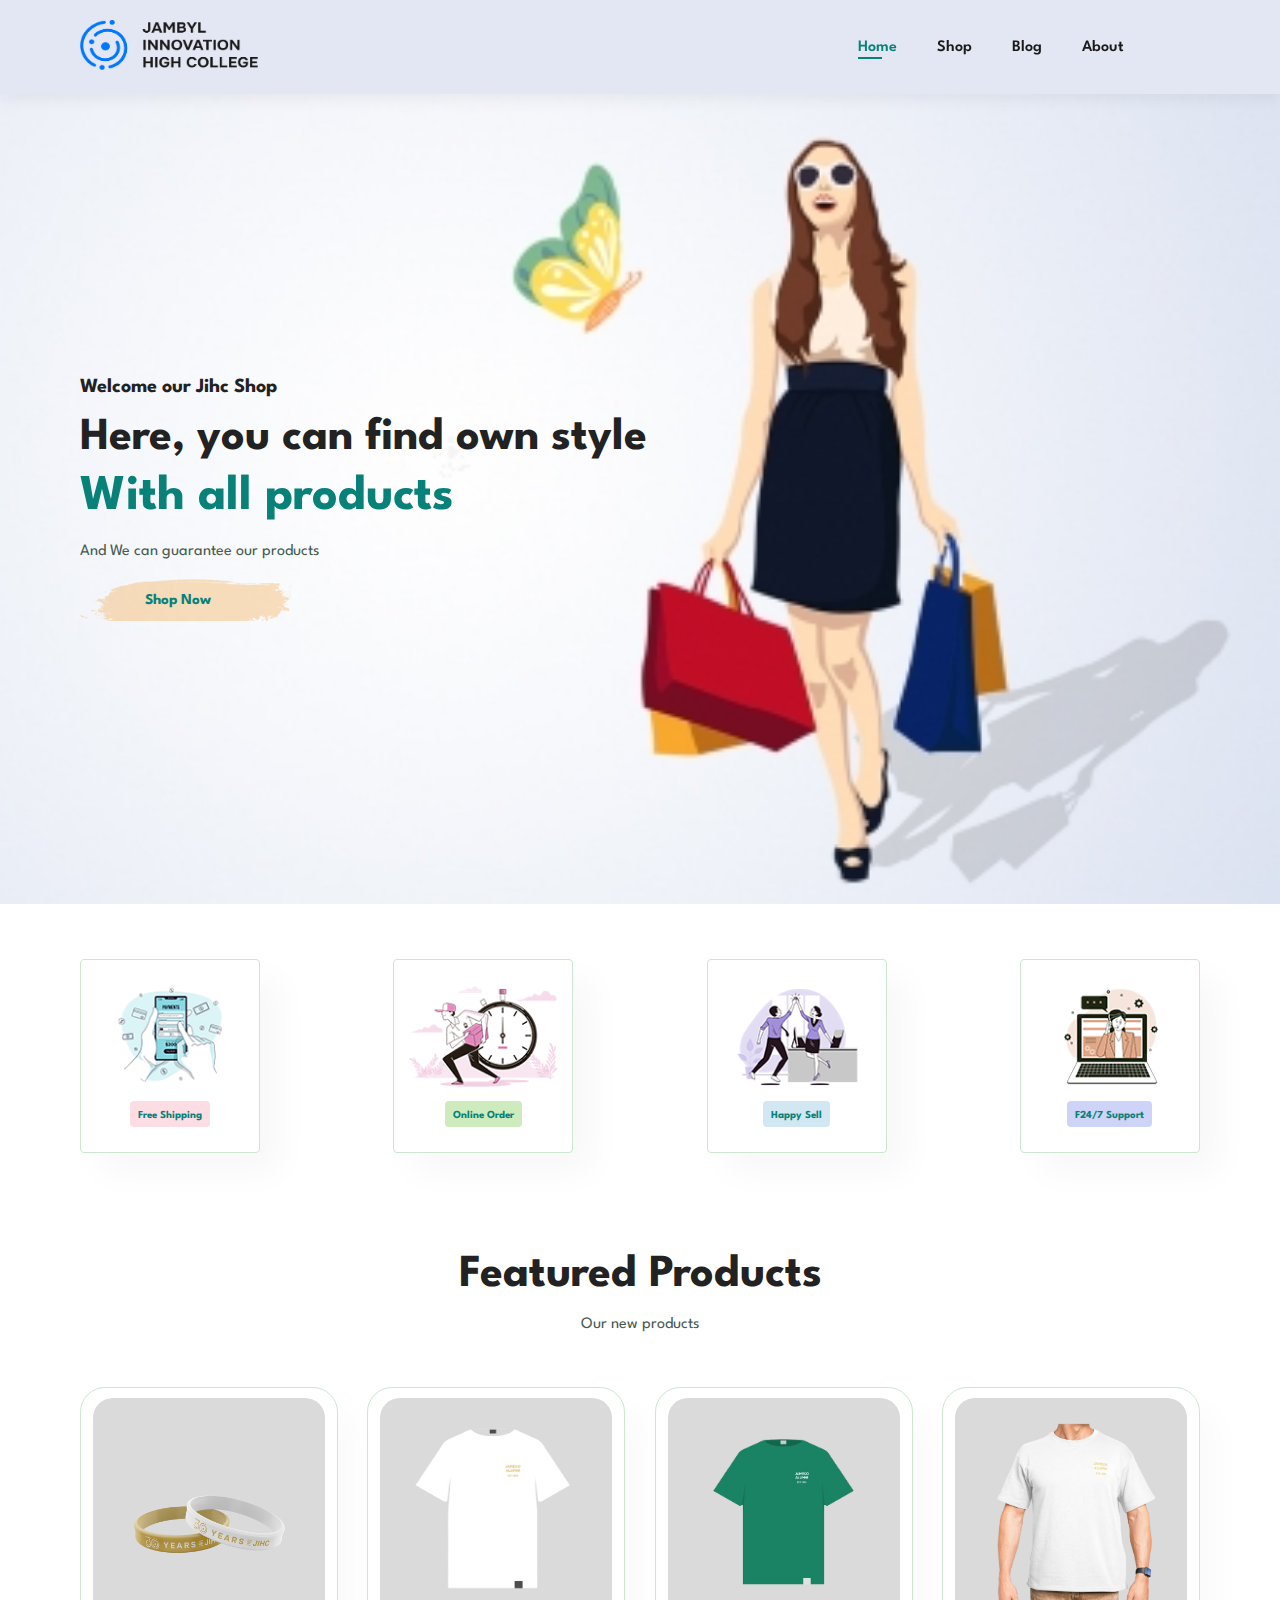
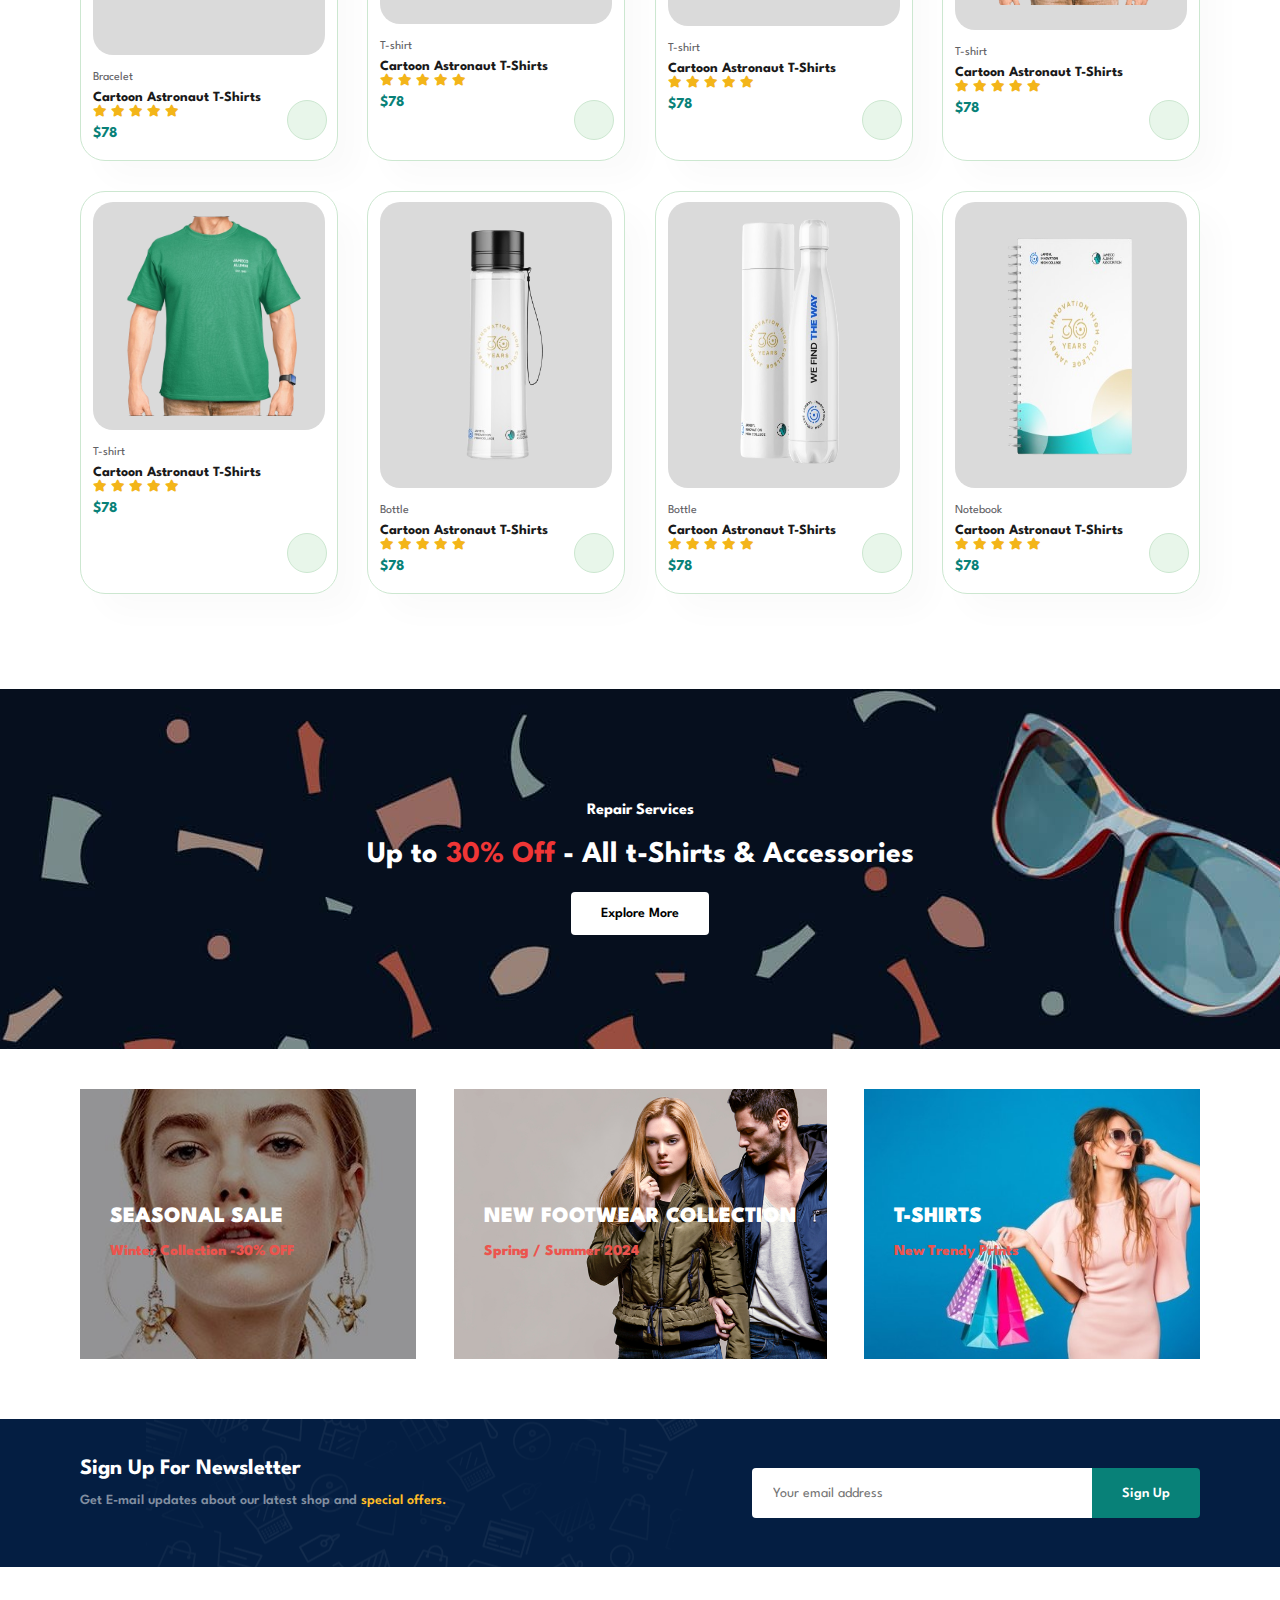
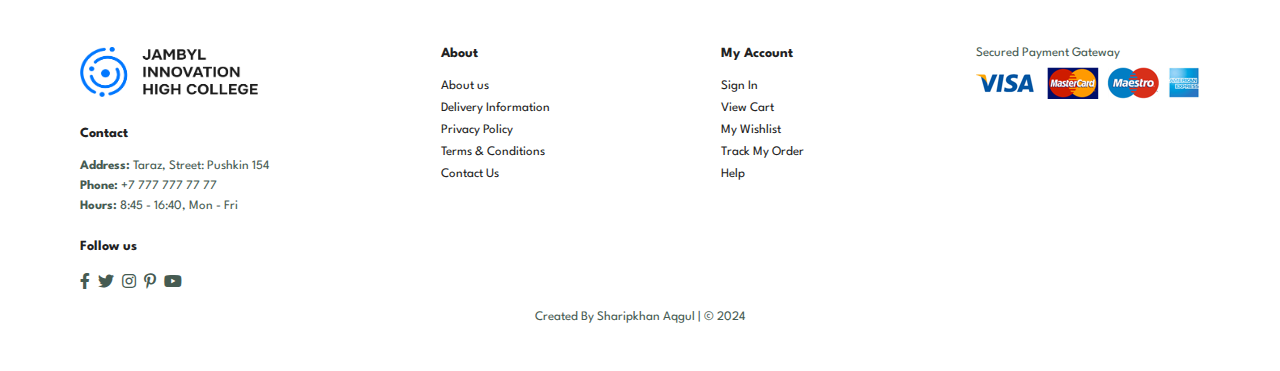
<file: JihcShop/index.html>
<!DOCTYPE html>
<html lang="en">
  <head>
    <meta charset="UTF-8" />
    <meta http-equiv="X-UA-Compatible" content="IE=edge" />
    <meta name="viewport" content="width=device-width, initial-scale=1.0" />
    <title>Jihc Shop</title>
    <link
      rel="stylesheet"
      href="https://pro.fontawesome.com/releases/v5.10.0/css/all.css" />
    <link rel="stylesheet" href="style.css" />
  </head>
  <body>
    <section id="header">
      <a href="#"
        ><img src="images/jihc-logo-png-v1.png" class="logo" alt=""
      /></a>
      <div>
        <ul id="navbar">
          <li><a class="active" href="index.html">Home</a></li>
          <li><a href="shop.html">Shop</a></li>
          <li><a href="blog.html">Blog</a></li>
          <li><a href="about.html">About</a></li>
          <li id="lg-bag">
            <a href="cart.html"><i class="far fa-shopping-bag"></i></a>
          </li>
          <a href="#" id="close"><i class="far fa-times"></i></a>
        </ul>
      </div>
      <div id="mobile">
        <a href="cart.html"><i class="far fa-shopping-bag"></i></a>
        <i id="bar" class="fas fa-outdent"></i>
      </div>
    </section>

    <section id="hero">
      <h4>Welcome our Jihc Shop</h4>
      <h2>Here, you can find own style</h2>
      <h1>With all products</h1>
      <p>And We can guarantee our products</p>
      <button>Shop Now</button>
    </section>

    <section id="feature" class="section-p1">
      <div class="fe-box">
        <img src="images/features/f1.png" alt="" />
        <h6>Free Shipping</h6>
      </div>
      <div class="fe-box">
        <img src="images/features/f2.png" alt="" />
        <h6>Online Order</h6>
      </div>
      <div class="fe-box">
        <img src="images/features/f5.png" alt="" />
        <h6>Happy Sell</h6>
      </div>
      <div class="fe-box">
        <img src="images/features/f6.png" alt="" />
        <h6>F24/7 Support</h6>
      </div>
    </section>

    <section id="product1" class="section-p1">
      <h2>Featured Products</h2>
      <p>Our new products</p>
      <div class="pro-container">
        <div class="pro">
          <img
            src="images/Braslet-removebg-preview.png"
            class="image-1"
            alt="" />
          <div class="des">
            <span>Bracelet</span>
            <h5>Cartoon Astronaut T-Shirts</h5>
            <div class="star">
              <i class="fas fa-star"></i>
              <i class="fas fa-star"></i>
              <i class="fas fa-star"></i>
              <i class="fas fa-star"></i>
              <i class="fas fa-star"></i>
            </div>
            <h4>$78</h4>
          </div>
          <a href="#"><i class="fas fa-shopping-cart cart"></i></a>
        </div>
        <div class="pro">
          <img
            src="images/merch1-removebg-preview.png"
            class="image-2"
            alt="" />
          <div class="des">
            <span>T-shirt</span>
            <h5>Cartoon Astronaut T-Shirts</h5>
            <div class="star">
              <i class="fas fa-star"></i>
              <i class="fas fa-star"></i>
              <i class="fas fa-star"></i>
              <i class="fas fa-star"></i>
              <i class="fas fa-star"></i>
            </div>
            <h4>$78</h4>
          </div>
          <a href="#"><i class="fas fa-shopping-cart cart"></i></a>
        </div>
        <div class="pro">
          <img
            src="images/merch2-removebg-preview.png"
            class="image-3"
            alt="" />
          <div class="des">
            <span>T-shirt</span>
            <h5>Cartoon Astronaut T-Shirts</h5>
            <div class="star">
              <i class="fas fa-star"></i>
              <i class="fas fa-star"></i>
              <i class="fas fa-star"></i>
              <i class="fas fa-star"></i>
              <i class="fas fa-star"></i>
            </div>
            <h4>$78</h4>
          </div>
          <a href="#"><i class="fas fa-shopping-cart cart"></i></a>
        </div>
        <div class="pro">
          <img
            src="images/merch3-removebg-preview.png"
            class="image-4"
            alt="" />
          <div class="des">
            <span>T-shirt</span>
            <h5>Cartoon Astronaut T-Shirts</h5>
            <div class="star">
              <i class="fas fa-star"></i>
              <i class="fas fa-star"></i>
              <i class="fas fa-star"></i>
              <i class="fas fa-star"></i>
              <i class="fas fa-star"></i>
            </div>
            <h4>$78</h4>
          </div>
          <a href="#"><i class="fas fa-shopping-cart cart"></i></a>
        </div>
        <div class="pro">
          <img
            src="images/merch4-removebg-preview.png"
            class="image-5"
            alt="" />
          <div class="des">
            <span>T-shirt</span>
            <h5>Cartoon Astronaut T-Shirts</h5>
            <div class="star">
              <i class="fas fa-star"></i>
              <i class="fas fa-star"></i>
              <i class="fas fa-star"></i>
              <i class="fas fa-star"></i>
              <i class="fas fa-star"></i>
            </div>
            <h4>$78</h4>
          </div>
          <a href="#"><i class="fas fa-shopping-cart cart"></i></a>
        </div>
        <div class="pro">
          <img
            src="images/merch5-removebg-preview.png"
            class="image-6"
            alt="" />
          <div class="des">
            <span>Bottle</span>
            <h5>Cartoon Astronaut T-Shirts</h5>
            <div class="star">
              <i class="fas fa-star"></i>
              <i class="fas fa-star"></i>
              <i class="fas fa-star"></i>
              <i class="fas fa-star"></i>
              <i class="fas fa-star"></i>
            </div>
            <h4>$78</h4>
          </div>
          <a href="#"><i class="fas fa-shopping-cart cart"></i></a>
        </div>
        <div class="pro">
          <img
            src="images/merch6-removebg-preview.png"
            class="image-7"
            alt="" />
          <div class="des">
            <span>Bottle</span>
            <h5>Cartoon Astronaut T-Shirts</h5>
            <div class="star">
              <i class="fas fa-star"></i>
              <i class="fas fa-star"></i>
              <i class="fas fa-star"></i>
              <i class="fas fa-star"></i>
              <i class="fas fa-star"></i>
            </div>
            <h4>$78</h4>
          </div>
          <a href="#"><i class="fas fa-shopping-cart cart"></i></a>
        </div>
        <div class="pro">
          <img
            src="images/merch7-removebg-preview.png"
            class="image-8"
            alt="" />
          <div class="des">
            <span>Notebook</span>
            <h5>Cartoon Astronaut T-Shirts</h5>
            <div class="star">
              <i class="fas fa-star"></i>
              <i class="fas fa-star"></i>
              <i class="fas fa-star"></i>
              <i class="fas fa-star"></i>
              <i class="fas fa-star"></i>
            </div>
            <h4>$78</h4>
          </div>
          <a href="#"><i class="fas fa-shopping-cart cart"></i></a>
        </div>
      </div>
    </section>

    <section id="banner" class="section-m1">
      <h4>Repair Services</h4>
      <h2>Up to <span>30% Off</span> - All t-Shirts & Accessories</h2>
      <button class="normal">Explore More</button>
    </section>

    <section id="banner3">
      <div class="banner-box">
        <h2>SEASONAL SALE</h2>
        <h3>Winter Collection -30% OFF</h3>
      </div>
      <div class="banner-box">
        <h2>NEW FOOTWEAR COLLECTION</h2>
        <h3>Spring / Summer 2024</h3>
      </div>
      <div class="banner-box">
        <h2>T-SHIRTS</h2>
        <h3>New Trendy Prints</h3>
      </div>
    </section>

    <section id="newsletter" class="section-p1 section-m1">
      <div class="newstext">
        <h4>Sign Up For Newsletter</h4>
        <p>
          Get E-mail updates about our latest shop and
          <span>special offers.</span>
        </p>
      </div>
      <div class="form">
        <input type="text" placeholder="Your email address" />
        <button class="normal">Sign Up</button>
      </div>
    </section>

    <footer class="section-p1">
      <div class="col">
        <img class="logo" src="images/jihc-logo-png-v1.png" alt="" />
        <h4>Contact</h4>
        <p><strong>Address:</strong> Taraz, Street: Pushkin 154</p>
        <p><strong>Phone:</strong> +7 777 777 77 77</p>
        <p><strong>Hours:</strong> 8:45 - 16:40, Mon - Fri</p>
        <div class="follow">
          <h4>Follow us</h4>
          <div class="icon">
            <i class="fab fa-facebook-f"></i>
            <i class="fab fa-twitter"></i>
            <i class="fab fa-instagram"></i>
            <i class="fab fa-pinterest-p"></i>
            <i class="fab fa-youtube"></i>
          </div>
        </div>
      </div>
      <div class="col">
        <h4>About</h4>
        <a href="#">About us</a>
        <a href="#">Delivery Information</a>
        <a href="#">Privacy Policy</a>
        <a href="#">Terms & Conditions</a>
        <a href="#">Contact Us</a>
      </div>
      <div class="col">
        <h4>My Account</h4>
        <a href="#">Sign In</a>
        <a href="#">View Cart</a>
        <a href="#">My Wishlist</a>
        <a href="#">Track My Order</a>
        <a href="#">Help</a>
      </div>
      <div class="col install">
        <p>Secured Payment Gateway</p>
        <img src="images/pay/pay.png" alt="" />
      </div>
      <div class="copyright">
        <p>Created By Sharipkhan Aqgul | &#169; 2024</p>
      </div>
    </footer>
    <script src="script.js"></script>
  </body>
</html>
</file>
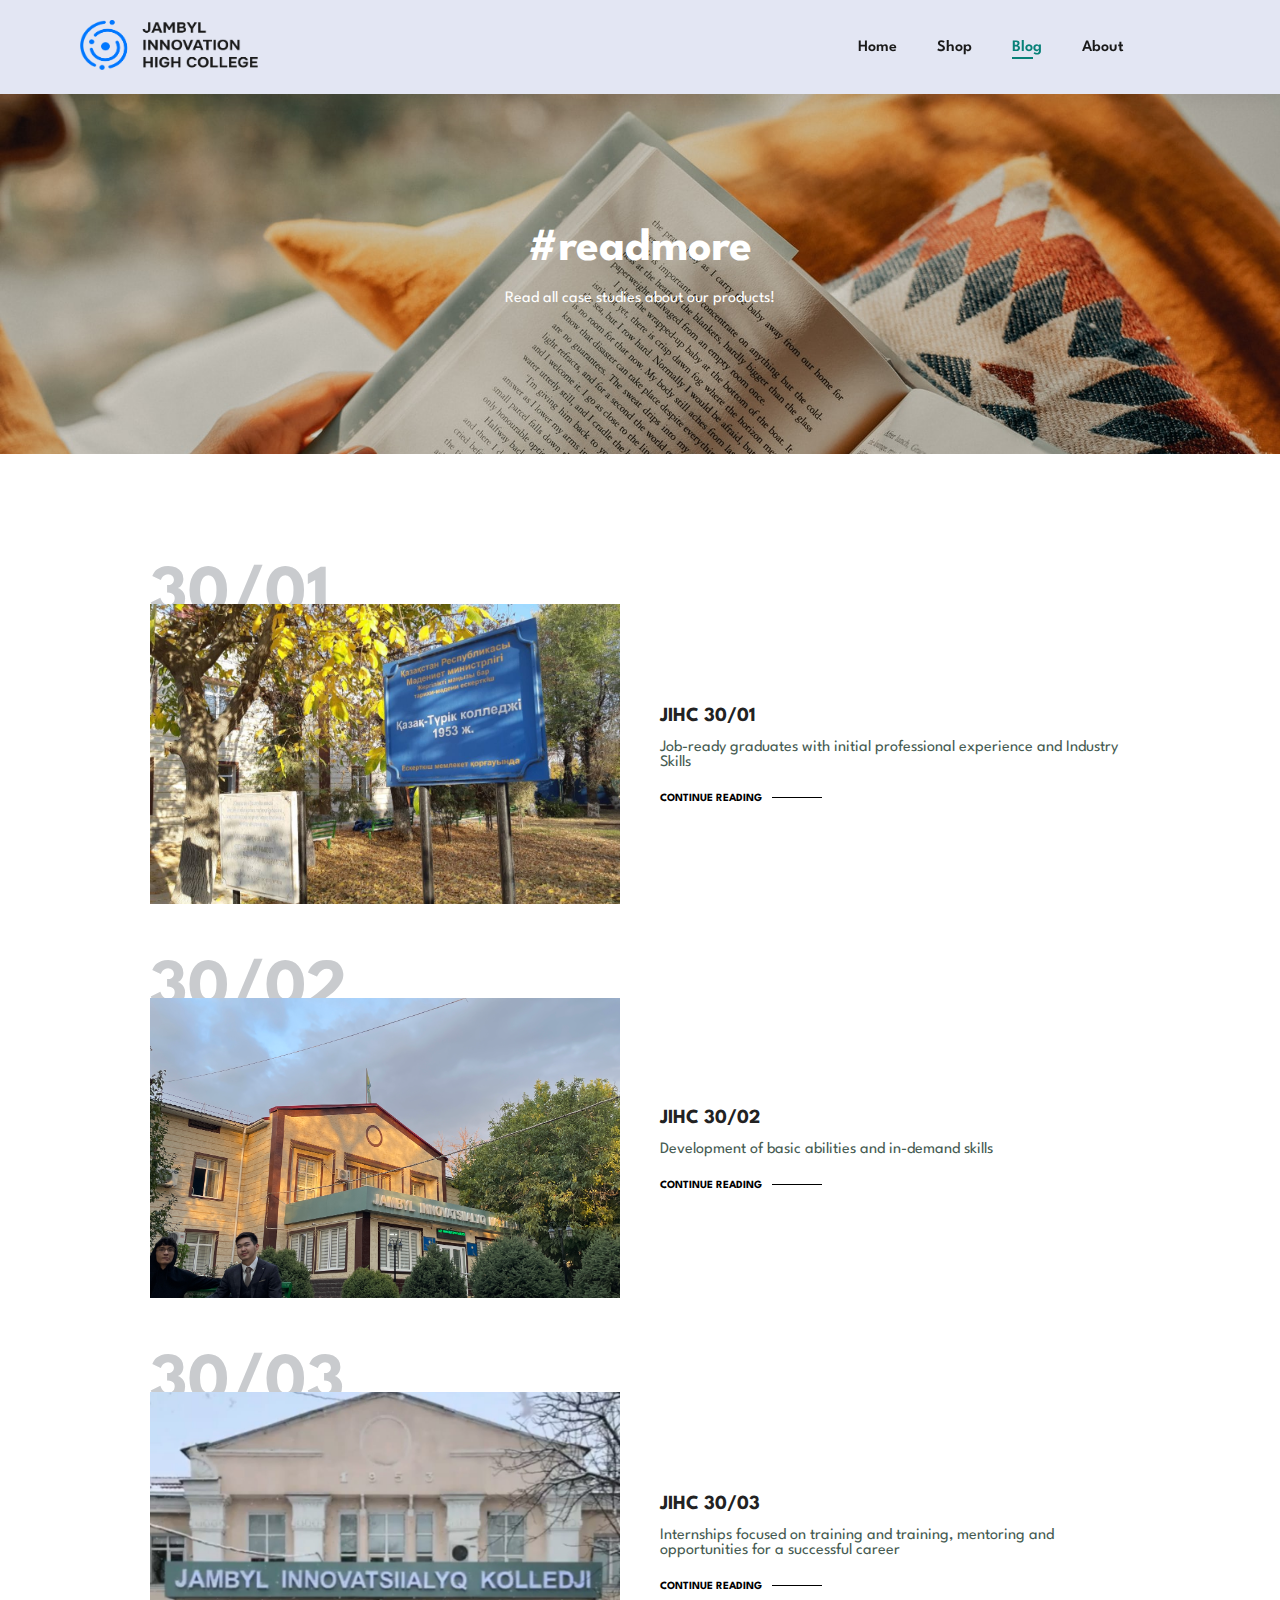
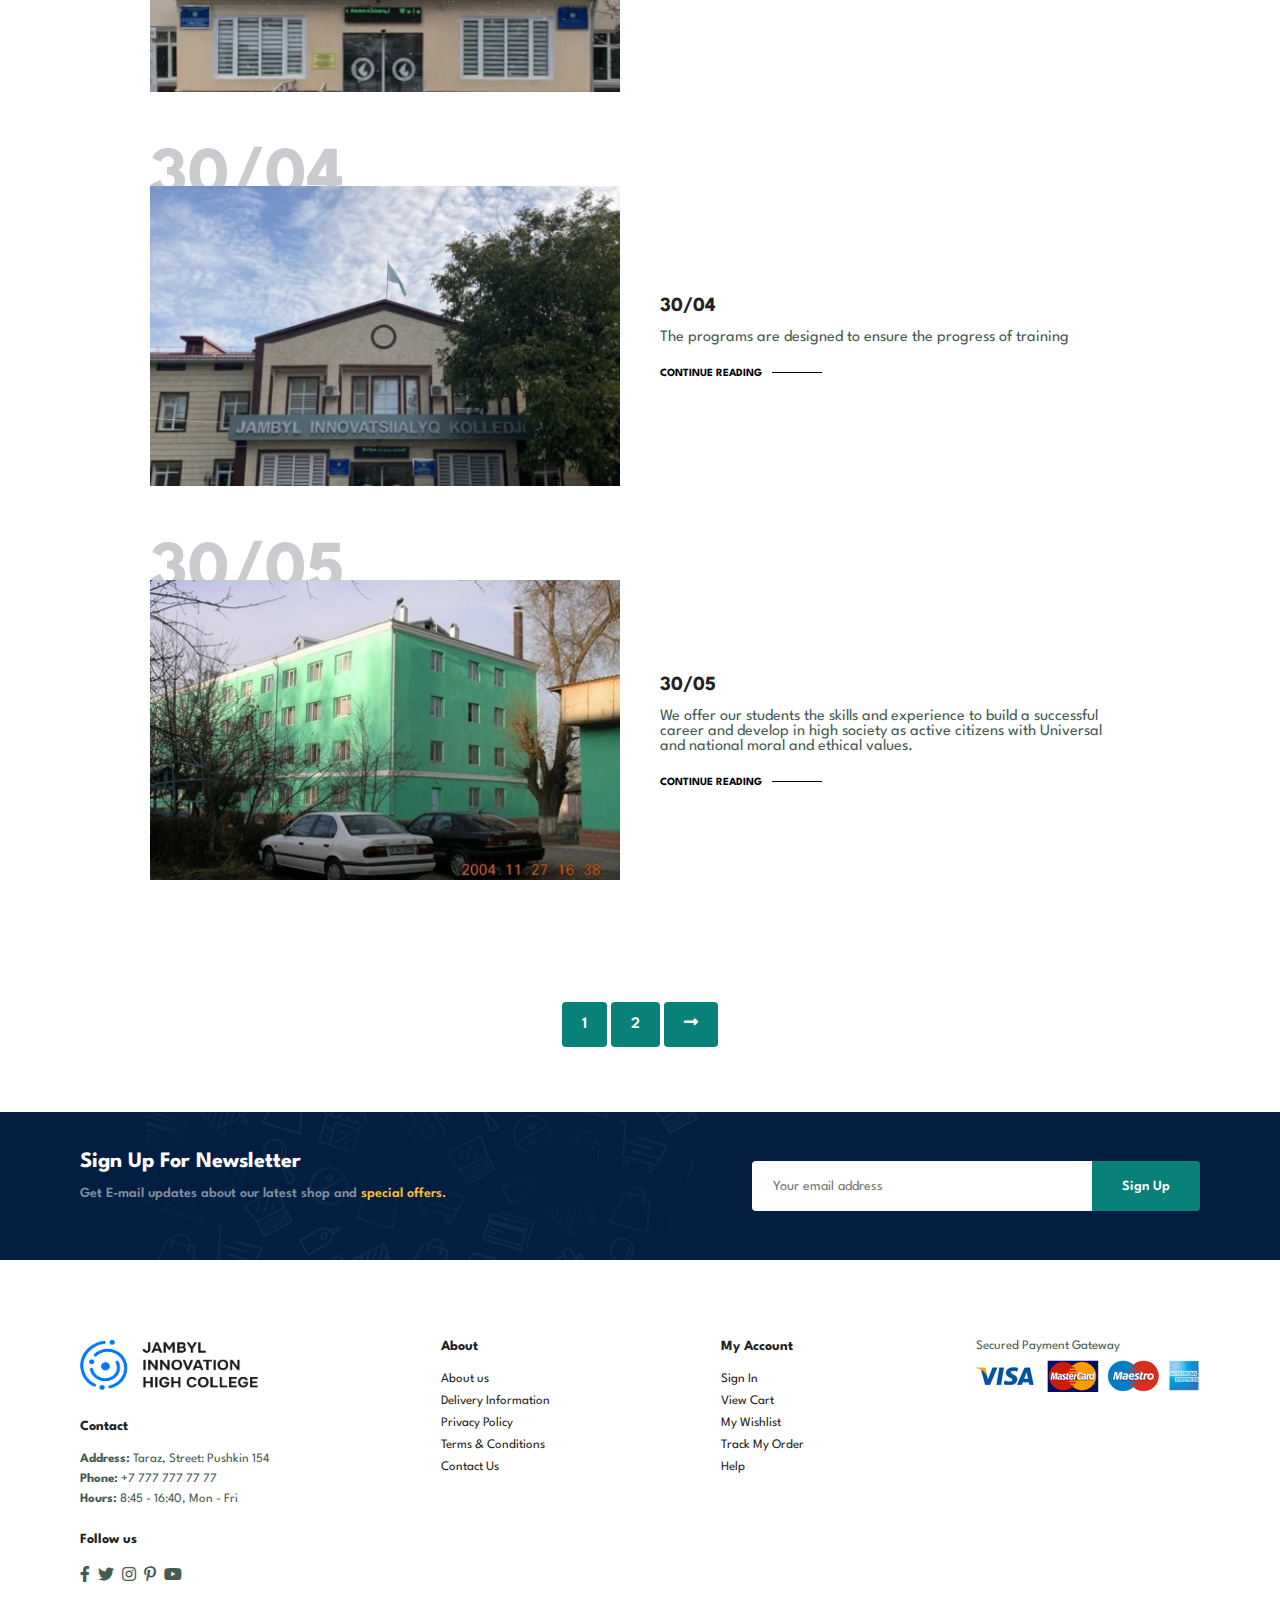
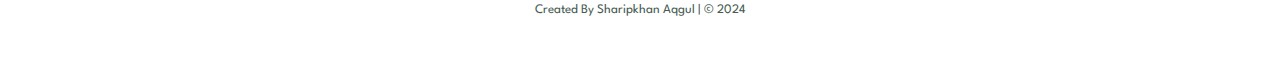
<file: JihcShop/blog.html>
<!DOCTYPE html>
<html lang="en">
  <head>
    <meta charset="UTF-8" />
    <meta http-equiv="X-UA-Compatible" content="IE=edge" />
    <meta name="viewport" content="width=device-width, initial-scale=1.0" />
    <title>Jihc Shop</title>
    <link
      rel="stylesheet"
      href="https://pro.fontawesome.com/releases/v5.10.0/css/all.css" />
    <link rel="stylesheet" href="style.css" />
  </head>

  <body>
    <section id="header">
      <a href="#"
        ><img src="images/jihc-logo-png-v1.png" class="logo" alt=""
      /></a>
      <div>
        <ul id="navbar">
          <li><a href="index.html">Home</a></li>
          <li><a href="shop.html">Shop</a></li>
          <li><a class="active" href="blog.html">Blog</a></li>
          <li><a href="about.html">About</a></li>
          <li id="lg-bag">
            <a href="cart.html"><i class="far fa-shopping-bag"></i></a>
          </li>
          <a href="#" id="close"><i class="far fa-times"></i></a>
        </ul>
      </div>
      <div id="mobile">
        <a href="cart.html"><i class="far fa-shopping-bag"></i></a>
        <i id="bar" class="fas fa-outdent"></i>
      </div>
    </section>

    <section id="page-header" class="blog-header">
      <h2>#readmore</h2>
      <p>Read all case studies about our products!</p>
    </section>

    <section id="blog" class="img">
      <div class="blog-box">
        <div class="blog-img">
          <img src="IMAGE 2024-09-29 22:20:24.jpg" alt="" />
        </div>
        <div class="blog-details">
          <h4>JIHC 30/01</h4>
          <p>
            Job-ready graduates with initial professional experience and Industry Skills
          </p>
          <a href="#">CONTINUE READING</a>
        </div>
        <h1>30/01</h1>
      </div>
      <div class="blog-box">
        <div class="blog-img">
          <img src="images/IMG_3837.JPG" alt="" />
        </div>
        <div class="blog-details">
          <h4>JIHC 30/02</h4>
          <p>
            Development of basic abilities and in-demand skills

          </p>
          <a href="#">CONTINUE READING</a>
        </div>
        <h1>30/02</h1>
      </div>
      <div class="blog-box">
        <div class="blog-img">
          <img src="PHOTO-2024-09-29-18-08-20.jpg" alt="" />
        </div>
        <div class="blog-details">
          <h4>JIHC 30/03</h4>
          <p>
            Internships focused on training and training, mentoring and opportunities for a successful career

          </p>
          <a href="#">CONTINUE READING</a>
        </div>
        <h1>30/03</h1>
      </div>
      <div class="blog-box">
        <div class="blog-img">
          <img src="IMAGE 2024-09-29 22:21:27.jpg" alt="" />
        </div>
        <div class="blog-details">
          <h4>30/04</h4>
          <p>
            The programs are designed to ensure the progress of training
          </p>
          <a href="#">CONTINUE READING</a>
        </div>
        <h1>30/04</h1>
      </div>
      <div class="blog-box">
        <div class="blog-img">
          <img src="IMAGE 2024-09-29 22:41:44.jpg" alt="" />
        </div>
        <div class="blog-details">
          <h4>30/05</h4>
          <p>
            We offer our students the skills and experience to build a successful career and develop in high society as active citizens with Universal and national moral and ethical values.
          </p>
          <a href="#">CONTINUE READING</a>
        </div>
        <h1>30/05</h1>
      </div>
    </section>

    <section id="pagination" class="section-p1">
      <a href="#">1</a>
      <a href="#">2</a>
      <a href="#"><i class="fas fa-long-arrow-alt-right"></i></a>
    </section>

    <section id="newsletter" class="section-p1 section-m1">
      <div class="newstext">
        <h4>Sign Up For Newsletter</h4>
        <p>
          Get E-mail updates about our latest shop and
          <span>special offers.</span>
        </p>
      </div>
      <div class="form">
        <input type="text" placeholder="Your email address" />
        <button class="normal">Sign Up</button>
      </div>
    </section>

    <footer class="section-p1">
      <div class="col">
        <img class="logo" src="images/jihc-logo-png-v1.png" alt="" />
        <h4>Contact</h4>
        <p><strong>Address:</strong> Taraz, Street: Pushkin 154</p>
        <p><strong>Phone:</strong> +7 777 777 77 77</p>
        <p><strong>Hours:</strong> 8:45 - 16:40, Mon - Fri</p>
        <div class="follow">
          <h4>Follow us</h4>
          <div class="icon">
            <i class="fab fa-facebook-f"></i>
            <i class="fab fa-twitter"></i>
            <i class="fab fa-instagram"></i>
            <i class="fab fa-pinterest-p"></i>
            <i class="fab fa-youtube"></i>
          </div>
        </div>
      </div>
      <div class="col">
        <h4>About</h4>
        <a href="#">About us</a>
        <a href="#">Delivery Information</a>
        <a href="#">Privacy Policy</a>
        <a href="#">Terms & Conditions</a>
        <a href="#">Contact Us</a>
      </div>
      <div class="col">
        <h4>My Account</h4>
        <a href="#">Sign In</a>
        <a href="#">View Cart</a>
        <a href="#">My Wishlist</a>
        <a href="#">Track My Order</a>
        <a href="#">Help</a>
      </div>
      <div class="col install">
        <p>Secured Payment Gateway</p>
        <img src="images/pay/pay.png" alt="" />
      </div>
      <div class="copyright">
        <p>Created By Sharipkhan Aqgul | &#169; 2024</p>
      </div>
    </footer>
    <script src="script.js"></script>
  </body>
</html>
</file>
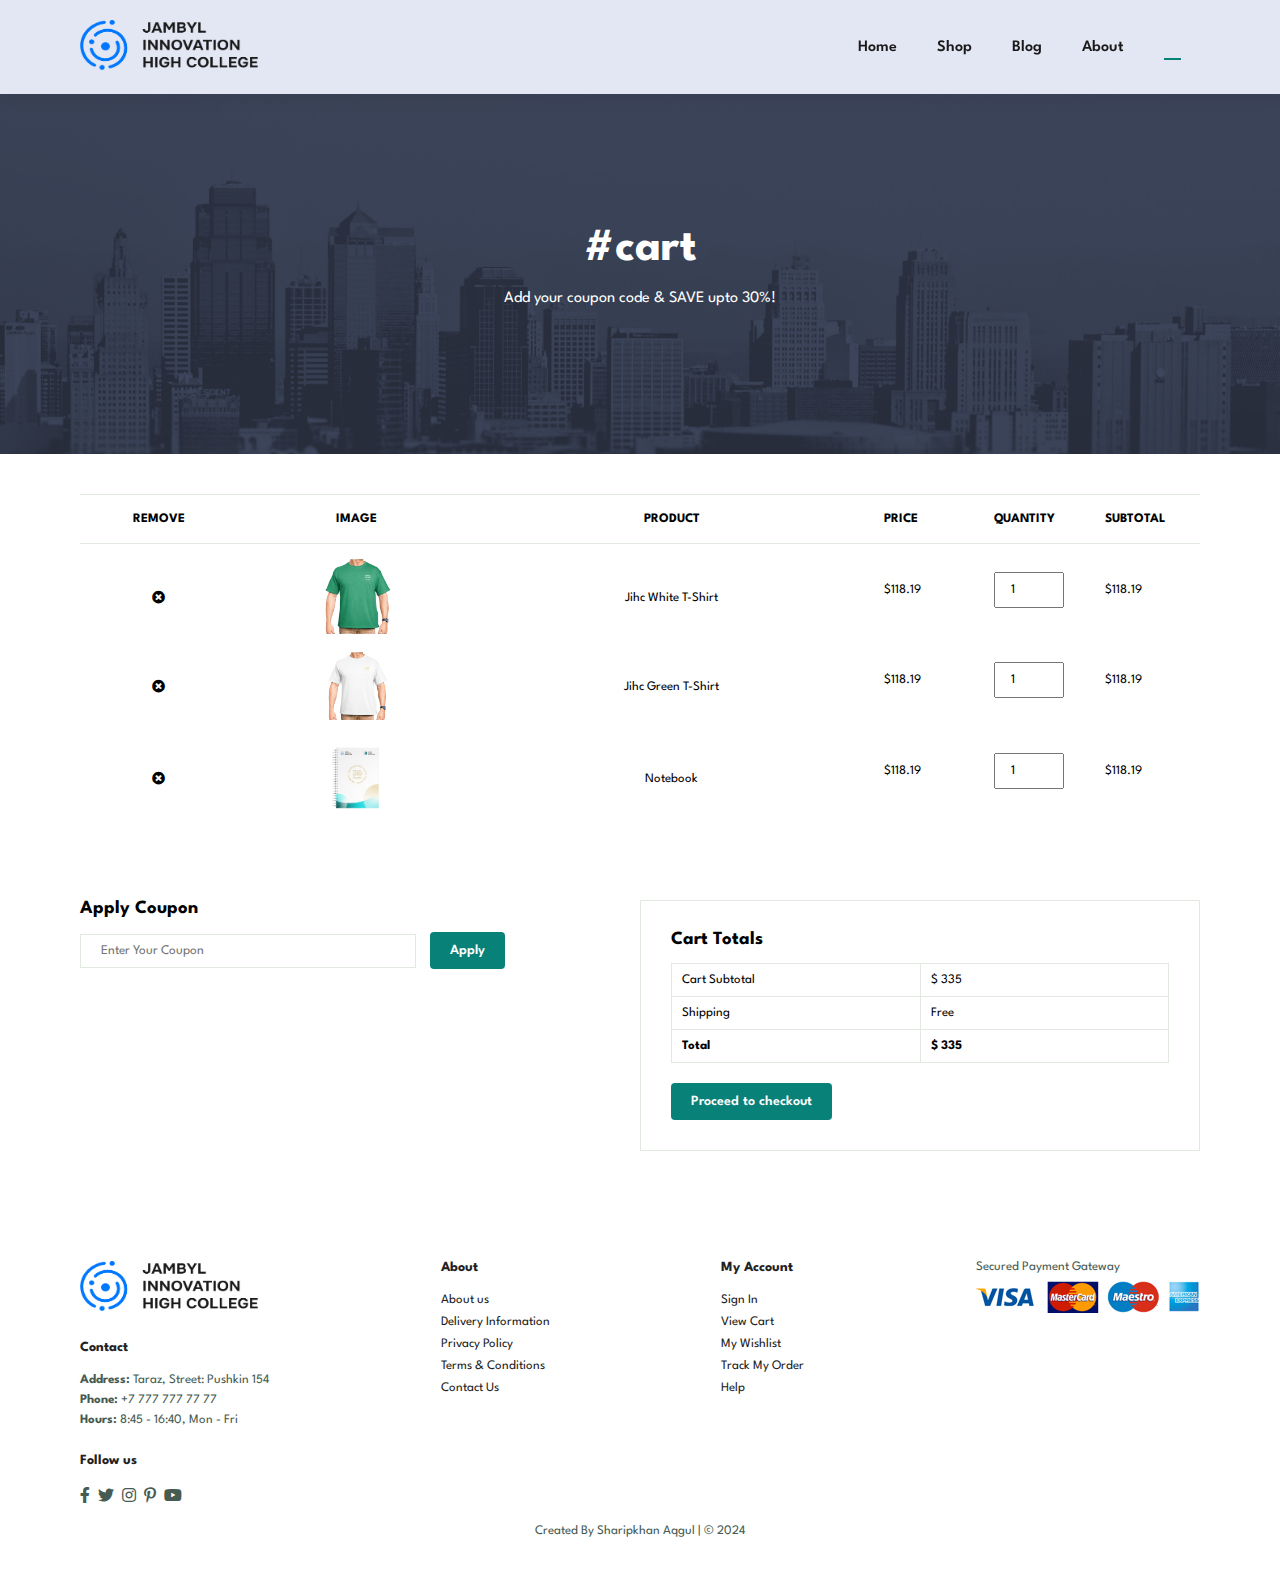
<file: JihcShop/cart.html>
<!DOCTYPE html>
<html lang="en">
  <head>
    <meta charset="UTF-8" />
    <meta http-equiv="X-UA-Compatible" content="IE=edge" />
    <meta name="viewport" content="width=device-width, initial-scale=1.0" />
    <title>Jihc Shop</title>
    <link
      rel="stylesheet"
      href="https://pro.fontawesome.com/releases/v5.10.0/css/all.css" />
    <link rel="stylesheet" href="style.css" />
  </head>

  <body>
    <section id="header">
      <a href="#"
        ><img src="images/jihc-logo-png-v1.png" class="logo" alt=""
      /></a>
      <div>
        <ul id="navbar">
          <li><a href="index.html">Home</a></li>
          <li><a href="shop.html">Shop</a></li>
          <li><a href="blog.html">Blog</a></li>
          <li><a href="about.html">About</a></li>
          <li id="lg-bag">
            <a class="active" href="cart.html"
              ><i class="far fa-shopping-bag"></i
            ></a>
          </li>
          <a href="#" id="close"><i class="far fa-times"></i></a>
        </ul>
      </div>
      <div id="mobile">
        <a href="cart.html"><i class="far fa-shopping-bag"></i></a>
        <i id="bar" class="fas fa-outdent"></i>
      </div>
    </section>

    <section id="page-header" class="about-header">
      <h2>#cart</h2>
      <p>Add your coupon code & SAVE upto 30%!</p>
    </section>

    <section id="cart" class="section-p1">
      <table width="100%">
        <thead>
          <tr>
            <td>Remove</td>
            <td>Image</td>
            <td>Product</td>
            <td>Price</td>
            <td>Quantity</td>
            <td>Subtotal</td>
          </tr>
        </thead>
        <tbody>
          <tr>
            <td>
              <a href="#"
              ><i class="fas fa-times-circle" style="color: black"></i
              ></a>
            </td>
            <td><img src="images/merch4-removebg-preview.png" alt="" /></td>
            <td>Jihc White T-Shirt</td>
            <td>$118.19</td>
            <td><input type="number" value="1" /></td>
            <td>$118.19</td>
          </tr>
          <tr>
            <td>
              <a href="#"
                ><i class="fas fa-times-circle" style="color: black"></i
              ></a>
            </td>
            <td><img src="images/merch3-removebg-preview.png" alt="" /></td>
            <td>Jihc Green T-Shirt</td>
            <td>$118.19</td>
            <td><input type="number" value="1" /></td>
            <td>$118.19</td>
          </tr>
          <tr>
            <td>
              <a href="#"
                ><i class="fas fa-times-circle" style="color: black"></i
              ></a>
            </td>
            <td><img src="images/merch7-removebg-preview.png" alt="" /></td>
            <td>Notebook</td>
            <td>$118.19</td>
            <td><input type="number" value="1" /></td>
            <td>$118.19</td>
          </tr>
        </tbody>
      </table>
    </section>

    <section id="cart-add" class="section-p1">
      <div class="coupon">
        <h3>Apply Coupon</h3>
        <div>
          <input type="text" placeholder="Enter Your Coupon" />
          <button class="normal">Apply</button>
        </div>
      </div>
      <div class="subtotal">
        <h3>Cart Totals</h3>
        <table>
          <tr>
            <td>Cart Subtotal</td>
            <td>$ 335</td>
          </tr>
          <tr>
            <td>Shipping</td>
            <td>Free</td>
          </tr>
          <tr>
            <td><strong>Total</strong></td>
            <td><strong>$ 335</strong></td>
          </tr>
        </table>
        <button class="normal">Proceed to checkout</button>
      </div>
    </section>

    <footer class="section-p1">
      <div class="col">
        <img class="logo" src="images/jihc-logo-png-v1.png" alt="" />
        <h4>Contact</h4>
        <p><strong>Address:</strong> Taraz, Street: Pushkin 154</p>
        <p><strong>Phone:</strong> +7 777 777 77 77</p>
        <p><strong>Hours:</strong> 8:45 - 16:40, Mon - Fri</p>
        <div class="follow">
          <h4>Follow us</h4>
          <div class="icon">
            <i class="fab fa-facebook-f"></i>
            <i class="fab fa-twitter"></i>
            <i class="fab fa-instagram"></i>
            <i class="fab fa-pinterest-p"></i>
            <i class="fab fa-youtube"></i>
          </div>
        </div>
      </div>
      <div class="col">
        <h4>About</h4>
        <a href="#">About us</a>
        <a href="#">Delivery Information</a>
        <a href="#">Privacy Policy</a>
        <a href="#">Terms & Conditions</a>
        <a href="#">Contact Us</a>
      </div>
      <div class="col">
        <h4>My Account</h4>
        <a href="#">Sign In</a>
        <a href="#">View Cart</a>
        <a href="#">My Wishlist</a>
        <a href="#">Track My Order</a>
        <a href="#">Help</a>
      </div>
      <div class="col install">
        <p>Secured Payment Gateway</p>
        <img src="images/pay/pay.png" alt="" />
      </div>
      <div class="copyright">
        <p>Created By Sharipkhan Aqgul | &#169; 2024</p>
      </div>
    </footer>
    <script src="script.js"></script>
  </body>
</html>
</file>
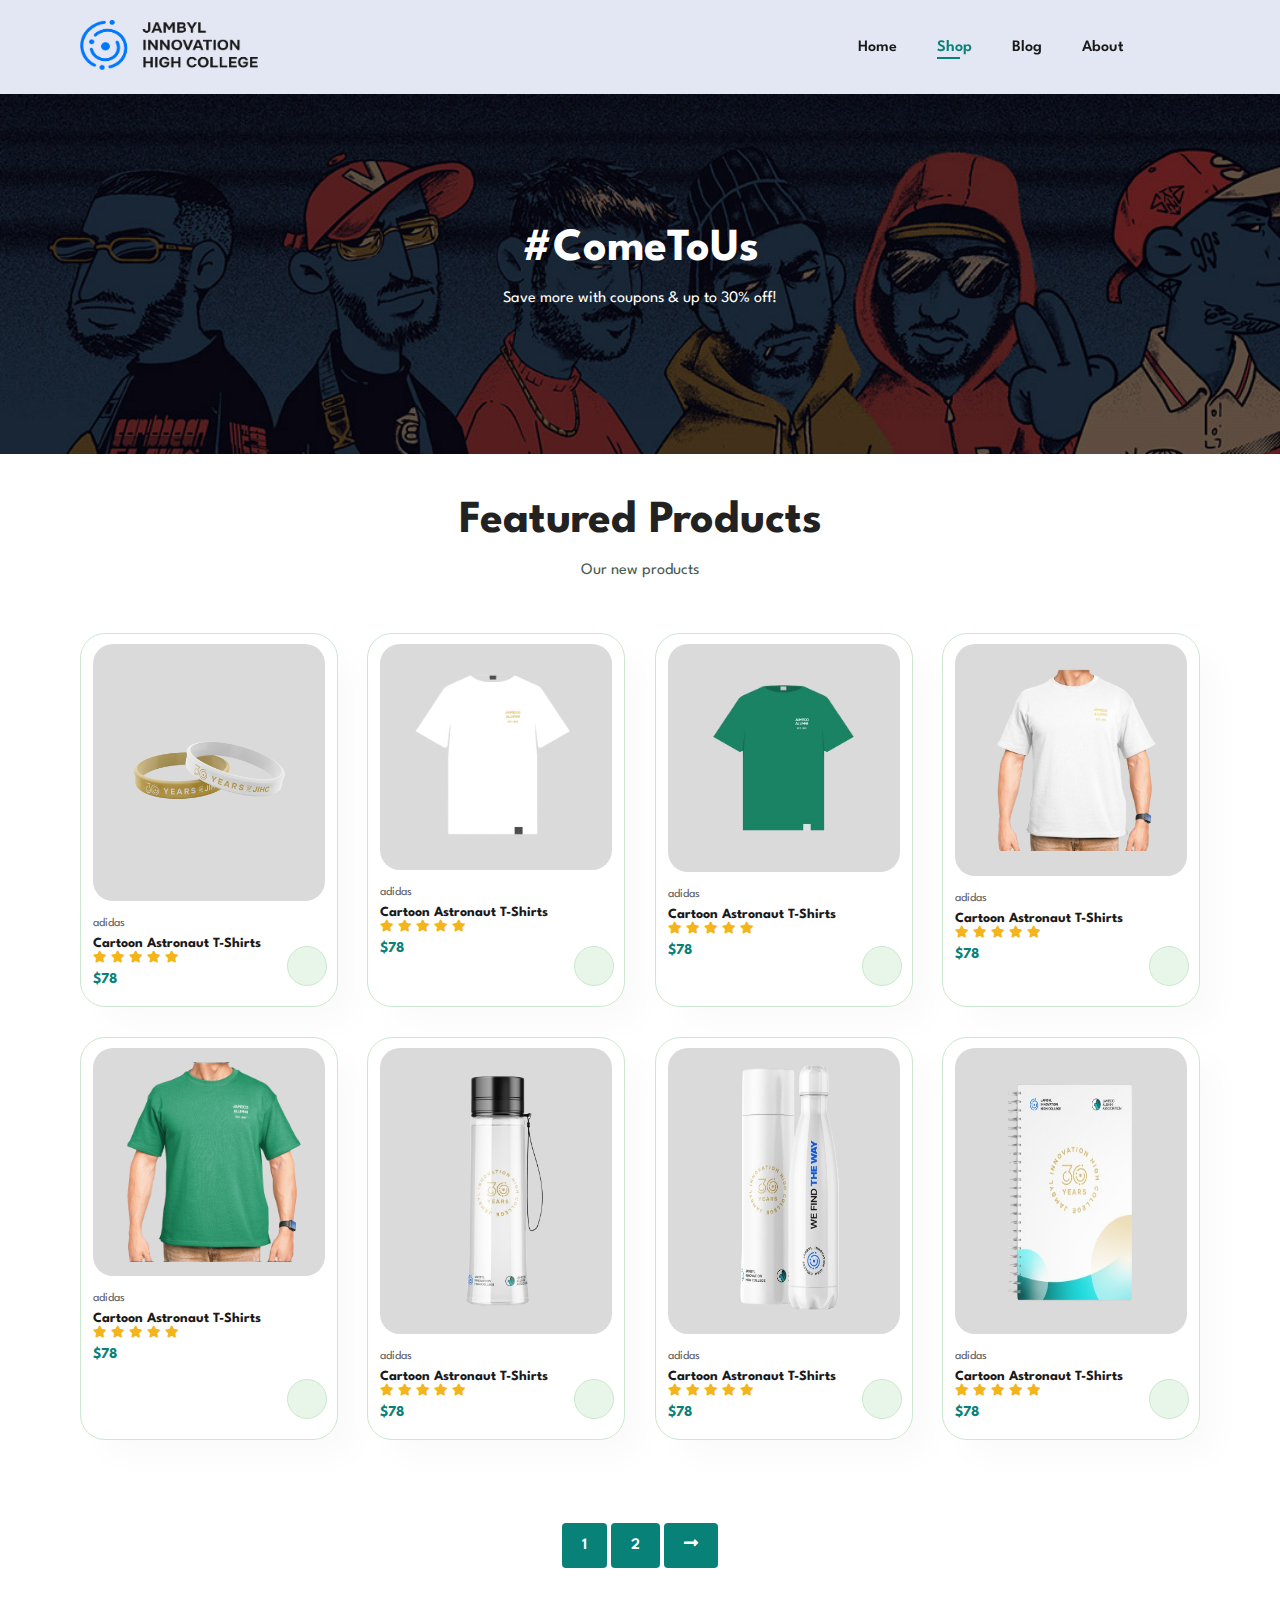
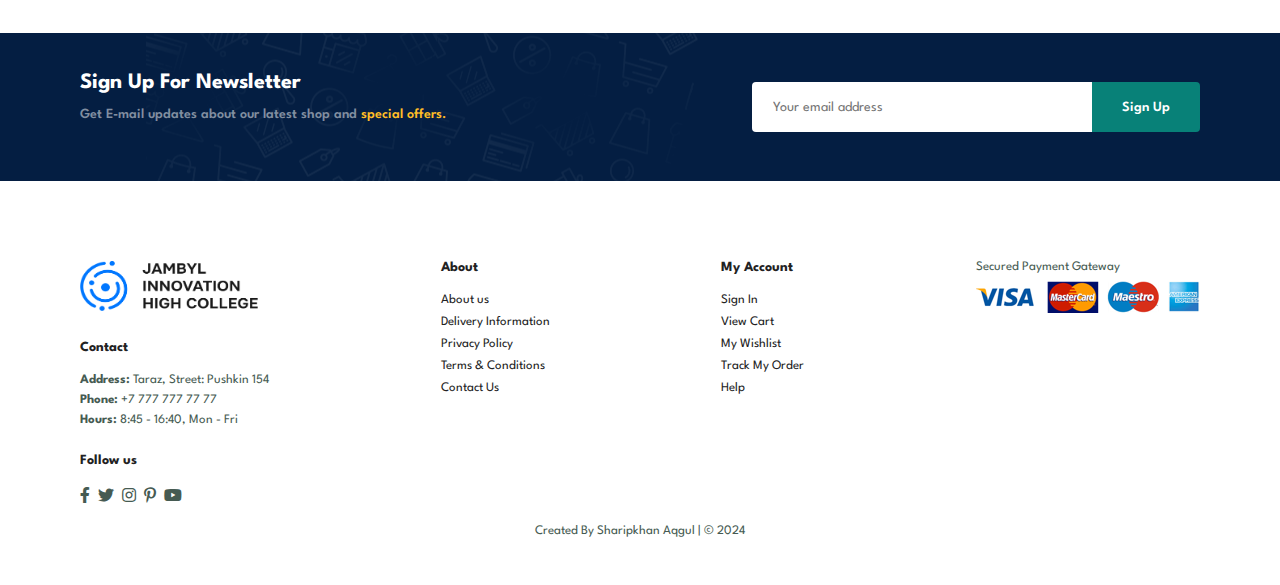
<file: JihcShop/shop.html>
<!DOCTYPE html>
<html lang="en">
  <head>
    <meta charset="UTF-8" />
    <meta http-equiv="X-UA-Compatible" content="IE=edge" />
    <meta name="viewport" content="width=device-width, initial-scale=1.0" />
    <title>Jihc Shop</title>
    <link
      rel="stylesheet"
      href="https://pro.fontawesome.com/releases/v5.10.0/css/all.css" />
    <link rel="stylesheet" href="style.css" />
  </head>

  <body>
    <section id="header">
      <a href="#"
        ><img src="images/jihc-logo-png-v1.png" class="logo" alt=""
      /></a>
      <div>
        <ul id="navbar">
          <li><a href="index.html">Home</a></li>
          <li><a class="active" href="shop.html">Shop</a></li>
          <li><a href="blog.html">Blog</a></li>
          <li><a href="about.html">About</a></li>
          <li id="lg-bag">
            <a href="cart.html"><i class="far fa-shopping-bag"></i></a>
          </li>
          <a href="#" id="close"><i class="far fa-times"></i></a>
        </ul>
      </div>
      <div id="mobile">
        <a href="cart.html"><i class="far fa-shopping-bag"></i></a>
        <i id="bar" class="fas fa-outdent"></i>
      </div>
    </section>

    <section id="page-header">
      <h2>#ComeToUs</h2>
      <p>Save more with coupons & up to 30% off!</p>
    </section>

    <section id="product1" class="section-p1">
      <h2>Featured Products</h2>
      <p>Our new products</p>
      <div class="pro-container">
        <div class="pro">
          <img
            src="images/Braslet-removebg-preview.png"
            class="image-1"
            alt="" />
          <div class="des">
            <span>adidas</span>
            <h5>Cartoon Astronaut T-Shirts</h5>
            <div class="star">
              <i class="fas fa-star"></i>
              <i class="fas fa-star"></i>
              <i class="fas fa-star"></i>
              <i class="fas fa-star"></i>
              <i class="fas fa-star"></i>
            </div>
            <h4>$78</h4>
          </div>
          <a href="#"><i class="fas fa-shopping-cart cart"></i></a>
        </div>
        <div class="pro">
          <img
            src="images/merch1-removebg-preview.png"
            class="image-2"
            alt="" />
          <div class="des">
            <span>adidas</span>
            <h5>Cartoon Astronaut T-Shirts</h5>
            <div class="star">
              <i class="fas fa-star"></i>
              <i class="fas fa-star"></i>
              <i class="fas fa-star"></i>
              <i class="fas fa-star"></i>
              <i class="fas fa-star"></i>
            </div>
            <h4>$78</h4>
          </div>
          <a href="#"><i class="fas fa-shopping-cart cart"></i></a>
        </div>
        <div class="pro">
          <img
            src="images/merch2-removebg-preview.png"
            class="image-3"
            alt="" />
          <div class="des">
            <span>adidas</span>
            <h5>Cartoon Astronaut T-Shirts</h5>
            <div class="star">
              <i class="fas fa-star"></i>
              <i class="fas fa-star"></i>
              <i class="fas fa-star"></i>
              <i class="fas fa-star"></i>
              <i class="fas fa-star"></i>
            </div>
            <h4>$78</h4>
          </div>
          <a href="#"><i class="fas fa-shopping-cart cart"></i></a>
        </div>
        <div class="pro">
          <img
            src="images/merch3-removebg-preview.png"
            class="image-4"
            alt="" />
          <div class="des">
            <span>adidas</span>
            <h5>Cartoon Astronaut T-Shirts</h5>
            <div class="star">
              <i class="fas fa-star"></i>
              <i class="fas fa-star"></i>
              <i class="fas fa-star"></i>
              <i class="fas fa-star"></i>
              <i class="fas fa-star"></i>
            </div>
            <h4>$78</h4>
          </div>
          <a href="#"><i class="fas fa-shopping-cart cart"></i></a>
        </div>
        <div class="pro">
          <img
            src="images/merch4-removebg-preview.png"
            class="image-5"
            alt="" />
          <div class="des">
            <span>adidas</span>
            <h5>Cartoon Astronaut T-Shirts</h5>
            <div class="star">
              <i class="fas fa-star"></i>
              <i class="fas fa-star"></i>
              <i class="fas fa-star"></i>
              <i class="fas fa-star"></i>
              <i class="fas fa-star"></i>
            </div>
            <h4>$78</h4>
          </div>
          <a href="#"><i class="fas fa-shopping-cart cart"></i></a>
        </div>
        <div class="pro">
          <img
            src="images/merch5-removebg-preview.png"
            class="image-6"
            alt="" />
          <div class="des">
            <span>adidas</span>
            <h5>Cartoon Astronaut T-Shirts</h5>
            <div class="star">
              <i class="fas fa-star"></i>
              <i class="fas fa-star"></i>
              <i class="fas fa-star"></i>
              <i class="fas fa-star"></i>
              <i class="fas fa-star"></i>
            </div>
            <h4>$78</h4>
          </div>
          <a href="#"><i class="fas fa-shopping-cart cart"></i></a>
        </div>
        <div class="pro">
          <img
            src="images/merch6-removebg-preview.png"
            class="image-7"
            alt="" />
          <div class="des">
            <span>adidas</span>
            <h5>Cartoon Astronaut T-Shirts</h5>
            <div class="star">
              <i class="fas fa-star"></i>
              <i class="fas fa-star"></i>
              <i class="fas fa-star"></i>
              <i class="fas fa-star"></i>
              <i class="fas fa-star"></i>
            </div>
            <h4>$78</h4>
          </div>
          <a href="#"><i class="fas fa-shopping-cart cart"></i></a>
        </div>
        <div class="pro">
          <img
            src="images/merch7-removebg-preview.png"
            class="image-8"
            alt="" />
          <div class="des">
            <span>adidas</span>
            <h5>Cartoon Astronaut T-Shirts</h5>
            <div class="star">
              <i class="fas fa-star"></i>
              <i class="fas fa-star"></i>
              <i class="fas fa-star"></i>
              <i class="fas fa-star"></i>
              <i class="fas fa-star"></i>
            </div>
            <h4>$78</h4>
          </div>
          <a href="#"><i class="fas fa-shopping-cart cart"></i></a>
        </div>
      </div>
    </section>

    <section id="pagination" class="section-p1">
      <a href="#">1</a>
      <a href="#">2</a>
      <a href="#"><i class="fas fa-long-arrow-alt-right"></i></a>
    </section>

    <section id="newsletter" class="section-p1 section-m1">
      <div class="newstext">
        <h4>Sign Up For Newsletter</h4>
        <p>
          Get E-mail updates about our latest shop and
          <span>special offers.</span>
        </p>
      </div>
      <div class="form">
        <input type="text" placeholder="Your email address" />
        <button class="normal">Sign Up</button>
      </div>
    </section>

    <footer class="section-p1">
      <div class="col">
        <img class="logo" src="images/jihc-logo-png-v1.png" alt="" />
        <h4>Contact</h4>
        <p><strong>Address:</strong> Taraz, Street: Pushkin 154</p>
        <p><strong>Phone:</strong> +7 777 777 77 77</p>
        <p><strong>Hours:</strong> 8:45 - 16:40, Mon - Fri</p>
        <div class="follow">
          <h4>Follow us</h4>
          <div class="icon">
            <i class="fab fa-facebook-f"></i>
            <i class="fab fa-twitter"></i>
            <i class="fab fa-instagram"></i>
            <i class="fab fa-pinterest-p"></i>
            <i class="fab fa-youtube"></i>
          </div>
        </div>
      </div>
      <div class="col">
        <h4>About</h4>
        <a href="#">About us</a>
        <a href="#">Delivery Information</a>
        <a href="#">Privacy Policy</a>
        <a href="#">Terms & Conditions</a>
        <a href="#">Contact Us</a>
      </div>
      <div class="col">
        <h4>My Account</h4>
        <a href="#">Sign In</a>
        <a href="#">View Cart</a>
        <a href="#">My Wishlist</a>
        <a href="#">Track My Order</a>
        <a href="#">Help</a>
      </div>
      <div class="col install">
        <p>Secured Payment Gateway</p>
        <img src="images/pay/pay.png" alt="" />
      </div>
      <div class="copyright">
        <p>Created By Sharipkhan Aqgul | &#169; 2024</p>
      </div>
    </footer>
    <script src="script.js"></script>
  </body>
</html>
</file>
<file: JihcShop/style.css>
@import url("https://fonts.googleapis.com/css2?family=Spartan:wght@100;200;300;400;500;600;700;800;900&display=swap");

* {
  margin: 0;
  padding: 0;
  box-sizing: border-box;
  font-family: "Spartan", sans-serif;
}

h1 {
  font-size: 50px;
  line-height: 64px;
  color: #222;
}

h2 {
  font-size: 46px;
  line-height: 54px;
  color: #222;
}

h4 {
  font-size: 20px;
  color: #222;
}

h6 {
  font-weight: 700;
  font-size: 12x;
}

p {
  font-size: 16px;
  color: #465b52;
  margin: 15px 0 20px 0;
}

.section-p1 {
  padding: 40px 80px;
}

.section-m1 {
  margin: 40px 0;
}

button.normal {
  font-size: 14px;
  font-weight: 600;
  padding: 15px 30px;
  color: #000;
  background-color: #fff;
  border-radius: 4px;
  cursor: pointer;
  border: none;
  outline: none;
  transition: 0.2s ease;
}

button.white {
  font-size: 13px;
  font-weight: 600;
  padding: 11px 18px;
  color: #fff;
  background-color: transparent;
  cursor: pointer;
  border: 1px solid #fff;
  outline: none;
  transition: 0.2s ease;
}

body {
  width: 100%;
}

/* Header Start */

.logo {
  width: 178px;
  height: 50px;
}

#header {
  display: flex;
  align-items: center;
  justify-content: space-between;
  padding: 20px 80px;
  background: #e3e6f3;
  box-shadow: 0 5px 15px rgba(0, 0, 0, 0.06);
  z-index: 999;
  position: sticky;
  top: 0;
}

#navbar {
  display: flex;
  align-items: center;
  justify-content: center;
}

#navbar li {
  list-style: none;
  padding: 0 20px;
  position: relative;
}

#navbar li a {
  text-decoration: none;
  font-size: 16px;
  font-weight: 600;
  color: #1a1a1a;
  transition: 0.3s ease;
}

#navbar li a:hover,
#navbar li a.active {
  color: #088178;
}

#navbar li a:hover::after,
#navbar li a.active::after {
  content: "";
  width: 30%;
  height: 2px;
  background: #088178;
  position: absolute;
  bottom: -4px;
  left: 20px;
}

#close {
  display: none;
}

#mobile {
  display: none;
  align-items: center;
}

/* Home Page */

#hero {
  background-image: url(images/pngtree-fashion-women-s-products-investment-joining-poster-background-material-image_161486.jpg);
  width: 100%;
  height: 90vh;
  background-size: cover;
  background-position: top 100% right 0;
  padding: 0 80px;
  display: flex;
  flex-direction: column;
  align-items: flex-start;
  justify-content: center;
}

#hero h4 {
  padding-bottom: 15px;
}

#hero h1 {
  color: #088178;
}

#hero button {
  background-image: url(images/button.png);
  background-color: transparent;
  color: #088178;
  border: 0;
  padding: 14px 80px 14px 65px;
  background-repeat: no-repeat;
  cursor: pointer;
  font-weight: 700;
  font-size: 15px;
} 

#feature {
  display: flex;
  align-items: center;
  justify-content: space-between;
  flex-wrap: wrap;
}

#feature .fe-box {
  width: 180px;
  text-align: center;
  padding: 25px 15px;
  box-shadow: 20px 20px 34px rgba(0, 0, 0, 0.03);
  border: 1px solid #cce7d0;
  border-radius: 4px;
  margin: 15px 0;
}

#feature .fe-box:hover {
  box-shadow: 10px 10px 54px rgba(70, 62, 221, 0.1);
}

#feature .fe-box img {
  width: 100%;
  margin-bottom: 10px;
}

#feature .fe-box h6 {
  display: inline-block;
  padding: 9px 8px 6px 8px;
  line-height: 1;
  border-radius: 4px;
  color: #088178;
  background-color: #fddde4;
}

#feature .fe-box:nth-child(2) h6 {
  background-color: #cdebbc;
}

#feature .fe-box:nth-child(3) h6 {
  background-color: #d1e8f2;
}

#feature .fe-box:nth-child(4) h6 {
  background-color: #cdd4f8;
}

#feature .fe-box:nth-child(5) h6 {
  background-color: #f6dbf6;
}

#feature .fe-box:nth-child(6) h6 {
  background-color: #fff2e5;
}

#product1 {
  text-align: center;
}

#product1 .pro-container {
  display: flex;
  justify-content: space-between;
  padding-top: 20px;
  flex-wrap: wrap;
}

#product1 .pro {
  width: 23%;
  min-width: 250px;
  padding: 10px 12px;
  border: 1px solid #cce7d0;
  border-radius: 25px;
  cursor: pointer;
  box-shadow: 20px 20px 30px rgba(0, 0, 0, 0.02);
  margin: 15px 0;
  transition: 0.2s ease;
  position: relative;
}

#product1 .pro:hover {
  box-shadow: 20px 20px 30px rgba(0, 0, 0, 0.06);
}

#product1 .pro .image-1 {
  border: 2px solid transparent;
  background-color: #dadada;
  padding: 79px 20px;
}

#product1 .pro .image-2 {
  border: 2px solid transparent;
  background-color: #dadada;
  padding: 5px 20px;
}

#product1 .pro .image-3 {
  border: 2px solid transparent;
  background-color: #dadada;
  padding: 11px 20px;
}

#product1 .pro .image-4 {
  border: 2px solid transparent;
  background-color: #dadada;
  padding: 23px 20px;
}

#product1 .pro .image-5 {
  border: 2px solid transparent;
  background-color: #dadada;
  padding: 12px 20px;
}

#product1 .pro .image-6 {
  border: 2px solid transparent;
  background-color: #dadada;
  padding: 0px 20px;
  height: 286px;
}

#product1 .pro .image-7 {
  border: 2px solid transparent;
  background-color: #dadada;
  padding: 0px 20px;
  height: 286px;
}

#product1 .pro .image-8 {
  border: 2px solid transparent;
  background-color: #dadada;
  padding: 0px 20px;
  height: 286px;
}

#product1 .pro img {
  width: 100%;
  border-radius: 20px;
}

#product1 .pro .des {
  text-align: start;
  padding: 10px 0;
}

#product1 .pro .des span {
  color: #606063;
  font-size: 12px;
}

#product1 .pro .des h5 {
  padding-top: 7px;
  color: #1a1a1a;
  font-size: 14px;
}

#product1 .pro .des i {
  font-size: 12px;
  color: rgb(243, 181, 25);
}

#product1 .pro .des h4 {
  padding-top: 7px;
  font-size: 15px;
  font-weight: 700;
  color: #088178;
}

#product1 .pro .cart {
  width: 40px;
  height: 40px;
  line-height: 40px;
  border-radius: 50px;
  background-color: #e8f6ea;
  font-weight: 500;
  color: #088178;
  border: 1px solid #cce7d0;
  position: absolute;
  bottom: 20px;
  right: 10px;
}

#banner {
  display: flex;
  flex-direction: column;
  justify-content: center;
  align-items: center;
  text-align: center;
  background-image: url(images/banner/b2.jpg);
  background-size: cover;
  background-position: center;
  width: 100%;
  height: 40vh;
}

#banner h4 {
  color: #fff;
  font-size: 16px;
}

#banner h2 {
  color: #fff;
  font-size: 30px;
  padding: 10px 0;
}

#banner h2 span {
  color: #ef3636;
}

#banner button:hover {
  background-color: #088178;
  color: #fff;
}

#sm-banner {
  display: flex;
  justify-content: space-between;
  flex-wrap: wrap;
}

#sm-banner .banner-box {
  display: flex;
  flex-direction: column;
  justify-content: center;
  align-items: flex-start;
  text-align: center;
  background-image: url(images/banner/b17.jpg);
  background-size: cover;
  background-position: center;
  min-width: 850px;
  height: 50vh;
  padding: 30px;
}

#sm-banner h4 {
  color: #fff;
  font-size: 20px;
  font-weight: 300;
}

#sm-banner h2 {
  color: #fff;
  font-size: 28px;
  font-weight: 800;
}

#sm-banner span {
  color: #fff;
  font-size: 14px;
  font-weight: 500;
  padding-bottom: 15px;
}

#sm-banner .banner-box:hover button {
  background-color: #088178;
  border: 1px solid #088178;
}

#sm-banner .banner-box:nth-child(2) {
  background-image: url(images/banner/b10.jpg);
}

#banner3 .banner-box {
  display: flex;
  flex-direction: column;
  justify-content: center;
  align-items: flex-start;
  text-align: center;
  background-image: url(images/banner/b7.jpg);
  background-size: cover;
  background-position: center;
  min-width: 30%;
  height: 30vh;
  padding: 30px;
  margin-bottom: 20px;
}

#banner3 .banner-box:nth-child(2) {
  background-image: url(images/banner/b4.jpg);
}

#banner3 .banner-box:nth-child(3) {
  background-image: url(images/banner/b18.jpg);
}

#banner3 {
  display: flex;
  justify-content: space-between;
  flex-wrap: wrap;
  padding: 0 80px;
}

#banner3 h2 {
  color: #fff;
  font-weight: 900;
  font-size: 22px;
}

#banner3 h3 {
  color: #ec544e;
  font-weight: 800;
  font-size: 15px;
}

#newsletter {
  display: flex;
  justify-content: space-between;
  align-items: center;
  flex-wrap: wrap;
  background-image: url(images/banner/b14.png);
  background-repeat: no-repeat;
  background-position: 20% 30%;
  background-color: #041e42;
}

#newsletter h4 {
  font-size: 22px;
  font-weight: 700;
  color: #fff;
}

#newsletter p {
  font-size: 14px;
  font-weight: 600;
  color: #818ea0;
}

#newsletter p span {
  color: #ffbd27;
}

#newsletter .form {
  display: flex;
  width: 40%;
}

#newsletter input {
  height: 3.125rem;
  padding: 0 1.25rem;
  font-size: 14px;
  width: 100%;
  border: 1px solid transparent;
  border-radius: 4px;
  outline: none;
  border-top-right-radius: 0;
  border-bottom-right-radius: 0;
}

#newsletter button {
  background-color: #088178;
  color: #fff;
  white-space: nowrap;
  border-top-left-radius: 0;
  border-bottom-left-radius: 0;
}

footer {
  display: flex;
  justify-content: space-between;
  flex-wrap: wrap;
}

footer .col {
  display: flex;
  flex-direction: column;
  align-items: flex-start;
  margin-bottom: 20px;
}

footer .logo {
  margin-bottom: 30px;
}

footer h4 {
  font-size: 14px;
  padding-bottom: 20px;
}

footer p {
  font-size: 13px;
  margin: 0 0 8px 0;
}

footer a {
  font-size: 13px;
  text-decoration: none;
  color: #222;
  margin: 0 0 10px 0;
}

footer .follow {
  margin-top: 20px;
}

footer .follow i {
  color: #465b52;
  padding-right: 4px;
  cursor: pointer;
}

footer .install .row img {
  border: 1px solid #088178;
  border-radius: 6px;
  margin: 10px 0 15px 0;
}

footer .follow i:hover,
footer a:hover {
  color: #088178;
}

footer .copyright {
  width: 100%;
  text-align: center;
}

/* Shop Page */

#page-header {
  background-image: url(images/banner/b1.jpg);
  width: 100%;
  height: 40vh;
  background-size: cover;
  display: flex;
  justify-content: center;
  text-align: center;
  flex-direction: column;
  padding: 14px;
}

#page-header h2,
#page-header p {
  color: #fff;
}

#pagination {
  text-align: center;
}

#pagination a {
  text-decoration: none;
  background-color: #088178;
  padding: 15px 20px;
  border-radius: 4px;
  color: #fff;
  font-weight: 600;
}

#pagination a i {
  font-size: 16px;
  font-weight: 600;
}

/* Single Product Page */

#productdetails {
  display: flex;
  margin-top: 20px;
}

#productdetails .single-pro-image {
  width: 40%;
  margin-right: 50px;
}

.small-image-group {
  display: flex;
  justify-content: space-between;
}

.small-img-col {
  flex-basis: 24%;
  cursor: pointer;
}

#productdetails .single-pro-details {
  width: 50%;
  padding-top: 30px;
}

#productdetails .single-pro-details h4 {
  padding: 40px 0 20px 0;
}

#productdetails .single-pro-details h2 {
  font-size: 26px;
}

#productdetails .single-pro-details select {
  display: block;
  padding: 5px 10px;
  margin-bottom: 10px;
}

#productdetails .single-pro-details input {
  width: 50px;
  height: 47px;
  padding-left: 10px;
  font-size: 16px;
  margin-right: 10px;
}

#productdetails .single-pro-details button {
  background-color: #088178;
  color: #fff;
}

#productdetails .single-pro-details input:focus {
  outline: none;
}

#productdetails .single-pro-details span {
  line-height: 25px;
}

/* Blog Page */



#page-header.blog-header {
  background-image: url(images/banner/b19.jpg);
}

#blog {
  padding: 150px 150px 0 150px;
}

#blog .blog-box {
  display: flex;
  align-items: center;
  width: 100%;
  position: relative;
  padding-bottom: 90px;
}

#blog .blog-img {
  width: 50%;
  margin-right: 40px;
  background-size: cover;
  background-position: center;
}

#blog img {
  width: 100%;
  height: 300px;
  object-fit: cover;

  
}

#blog .blog-details {
  width: 50%;
}

#blog .blog-details a {
  text-decoration: none;
  font-size: 11px;
  color: #000;
  font-weight: 700;
  position: relative;
  transition: 0.3s;
}

#blog .blog-details a::after {
  content: "";
  width: 50px;
  height: 1px;
  background-color: #000;
  position: absolute;
  top: 4px;
  right: -60px;
}

#blog .blog-details a:hover {
  color: #088178;
}

#blog .blog-details a:hover::after {
  background-color: #088178;
}

#blog .blog-box h1 {
  position: absolute;
  top: -40px;
  left: 0;
  font-size: 70px;
  font-weight: 700;
  color: #c9cbce;
  z-index: -9;
 
}

/* About Page */

#page-header.about-header {
  background-image: url(images/about/banner.png);
}

#about-head {
  display: flex;
  align-items: center;
}

#about-head img {
  width: 50%;
  height: 500px;
}

#about-head div {
  padding-left: 40px;
}

#about-app {
  text-align: center;
 
}
#about-app a{
text-decoration: none;
}

#about-app .video {
  width: 70%;
  height: 100%;
  margin: 30px auto 0 auto;
}

#about-app .video video {
  width: 100%;
  height: 100%;
  border-radius: 20px;
}

/* Contact Page */

#contact-details {
  display: flex;
  align-items: center;
  justify-content: space-between;
}

#contact-details .details {
  width: 40%;
}

#contact-details .details span,
#form-details form span {
  font-size: 12px;
}

#contact-details .details h2,
#form-details form h2 {
  font-size: 26px;
  line-height: 35px;
  padding: 20px 0;
}

#contact-details .details h3 {
  font-size: 16px;
  padding-bottom: 15px;
}

#contact-details .details li {
  list-style: none;
  display: flex;
  padding: 10px 0;
  align-items: center;
}

#contact-details .details li i {
  font-size: 14px;
  padding-right: 22px;
}

#contact-details .details li p {
  margin: 0;
  font-size: 14px;
}

#contact-details .map {
  width: 55%;
  height: 400px;
}

#contact-details .map iframe {
  width: 100%;
  height: 100%;
}

#form-details {
  display: flex;
  justify-content: space-between;
  margin: 30px;
  padding: 80px;
  border: 1px solid #e1e1e1;
}

#form-details form {
  width: 65%;
  display: flex;
  flex-direction: column;
  align-items: flex-start;
}

#form-details form input,
#form-details form textarea {
  width: 100%;
  padding: 12px 15px;
  outline: none;
  margin-bottom: 20px;
  border: 1px solid #e1e1e1;
}

#form-details form button {
  background-color: #088178;
  color: #fff;
}

#form-details .people div {
  padding-bottom: 25px;
  display: flex;
  align-items: flex-start;
}

#form-details .people div img {
  width: 65px;
  height: 65px;
  object-fit: cover;
  margin-right: 15px;
}

#form-details .people div p {
  margin: 0;
  font-size: 13px;
  line-height: 25px;
}

#form-details .people div span {
  display: block;
  color: #000;
  font-size: 16px;
  font-weight: 600;
}

/* Cart Page */

#cart {
  overflow-x: auto;
}

#cart table {
  width: 100%;
  border-collapse: collapse;
  table-layout: fixed;
  white-space: nowrap;
}

#cart table img {
  width: 70px;
}

#cart table td:nth-child(1) {
  width: 100px;
  text-align: center;
}

#cart table td:nth-child(2) {
  width: 150px;
  text-align: center;
}

#cart table td:nth-child(3) {
  width: 250px;
  text-align: center;
}

#cart table td:nth-child(4),
#cart table td:nth-child(5),
#cart table td:nth-child(6) {
  width: 150px;
  width: 70px;
  padding: 10px 5px 10px 15px;
}

#cart table td:nth-child(5) input {
  width: 70px;
  padding: 10px 5px 10px 15px;
}

#cart table thead {
  border: 1px solid #e2e9e1;
  border-left: none;
  border-right: none;
}

#cart table thead td {
  font-weight: 700;
  text-transform: uppercase;
  font-size: 13px;
  padding: 18px 0;
}

#cart table tbody tr td {
  padding-top: 15px;
}

#cart table tbody td {
  font-size: 13px;
}

#cart-add {
  display: flex;
  flex-wrap: wrap;
  justify-content: space-between;
}

#cart-add .coupon {
  width: 50%;
  margin-bottom: 30px;
}

#cart-add .coupon h3,
#cart-add .subtotal h3 {
  padding-bottom: 15px;
}

#cart-add .coupon input {
  padding: 10px 20px;
  outline: none;
  width: 60%;
  margin-right: 10px;
  border: 1px solid #e2e9e1;
}

#cart-add .coupon button,
#cart-add .subtotal button {
  background-color: #088178;
  color: #fff;
  padding: 12px 20px;
}

#cart-add .subtotal {
  width: 50%;
  margin-bottom: 30px;
  border: 1px solid #e2e9e1;
  padding: 30px;
}

#cart-add .subtotal table {
  border-collapse: collapse;
  width: 100%;
  margin-bottom: 20px;
}

#cart-add .subtotal table td {
  width: 50%;
  border: 1px solid #e2e9e1;
  padding: 10px;
  font-size: 13px;
}

/* Media Query */

@media (max-width: 799px) {
  .section-p1 {
    padding: 40px 40px;
  }

  #navbar {
    display: flex;
    flex-direction: column;
    align-items: flex-start;
    justify-content: flex-start;
    position: fixed;
    top: 0;
    right: -300px;
    height: 100vh;
    width: 300px;
    background-color: #e3e6f3;
    box-shadow: 0 40px 60px rgba(0, 0, 0, 0.1);
    padding: 80px 0 0 10px;
    transition: 0.3s;
  }

  #navbar.active {
    right: 0px;
  }

  #navbar li {
    margin-bottom: 25px;
  }

  #mobile {
    display: flex;
    align-items: center;
  }

  #mobile i {
    color: #1a1a1a;
    font-size: 24px;
    padding-left: 20px;
  }

  #close {
    display: initial;
    position: absolute;
    top: 30px;
    left: 30px;
    color: #222;
    font-size: 24px;
  }

  #lg-bag {
    display: none;
  }

  #hero {
    height: 70vh;
    padding: 0 80px;
    background-position: top 30% right 30%;
  }

  #feature {
    justify-content: center;
  }

  #feature .fe-box {
    margin: 15px 15px;
  }

  #product1 .pro-container {
    justify-content: center;
  }

  #product1 .pro {
    margin: 15px;
  }

  #banner {
    height: 20vh;
  }

  #sm-banner .banner-box {
    min-height: 100%;
    height: 30vh;
  }

  #banner3 {
    padding: 0 40px;
  }

  #banner3 .banner-box {
    width: 28%;
  }

  #newsletter .form {
    width: 70%;
  }

  /* Contact Page */

  #form-details {
    padding: 40px;
  }

  #form-details form {
    width: 50%;
  }
}

@media (max-width: 477px) {
  .section-p1 {
    padding: 20px;
  }

  #header {
    padding: 10px 30px;
  }

  h1 {
    font-size: 38px;
  }

  h2 {
    font-size: 32px;
  }

  #hero {
    padding: 0 20px;
    background-position: 55%;
  }

  #feature {
    justify-content: space-between;
  }

  #feature .fe-box {
    width: 155px;
    margin: 0 0 15px 0;
  }

  #product .pro {
    width: 100%;
  }

  #banner {
    height: 40vh;
  }

  #sm-banner .banner-box {
    height: 40vh;
    margin-bottom: 20px;
  }

  #banner3 {
    padding: 0 20px;
  }

  #banner3 .banner-box {
    width: 100%;
  }

  #newsletter {
    padding: 40px 20px;
  }

  #newsletter .form {
    width: 100%;
  }

  footer .copyright {
    text-align: start;
  }

  /* Single Product */
  #productdetails {
    display: flex;
    flex-direction: column;
  }

  #productdetails .single-pro-image {
    width: 100%;
    margin-right: 0px;
  }

  #productdetails .single-pro-details {
    width: 100%;
  }

  /* Blog Page */
  #blog {
    padding: 100px 20px 0 20px;
  }

  #blog .blog-box {
    display: flex;
    flex-direction: column;
    align-items: flex-start;
  }

  #blog .blog-img {
    width: 100%;
    margin-right: 0px;
    margin-bottom: 30px;
  }

  #blog .blog-details {
    width: 100%;
  }

  /* About Page */

  #about-head {
    flex-direction: column;
  }

  #about-head img {
    width: 100%;
    margin-bottom: 20px;
  }

  #about-head div {
    padding-left: 0px;
  }

  #about-app .video {
    width: 100%;
  }

  /* Contact Page */

  #contact-details {
    flex-direction: column;
  }

  #contact-details .details {
    width: 100%;
    margin-bottom: 30px;
  }

  #contact-details .map {
    width: 100%;
  }

  #form-details {
    margin: 10px;
    padding: 30px 10px;
    flex-wrap: wrap;
  }

  #form-details form {
    width: 100%;
    margin-bottom: 30px;
  }

  /* Cart Page */

  #cart-add {
    flex-direction: column;
  }

  #cart-add .coupon {
    width: 100%;
  }

  #cart-add .subtotal {
    width: 100%;
    padding: 20px;
  }
}
</file>
